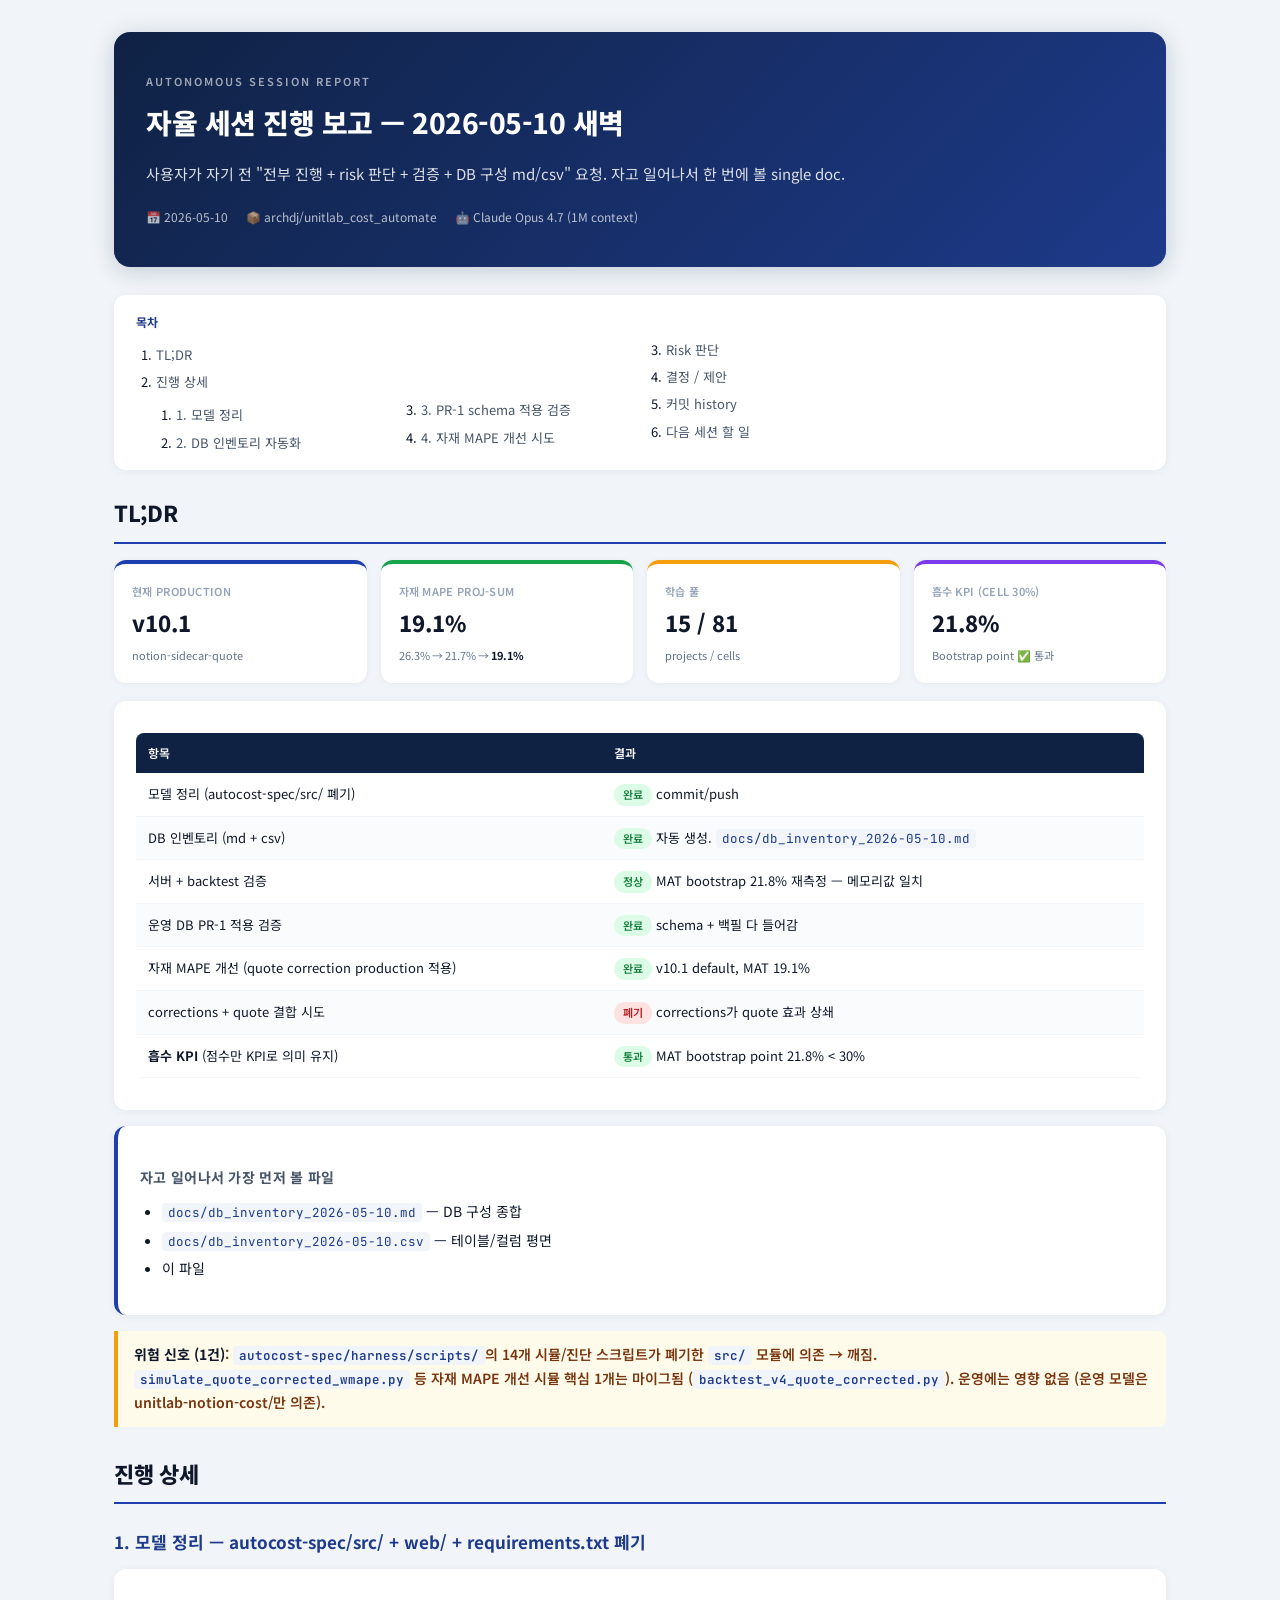
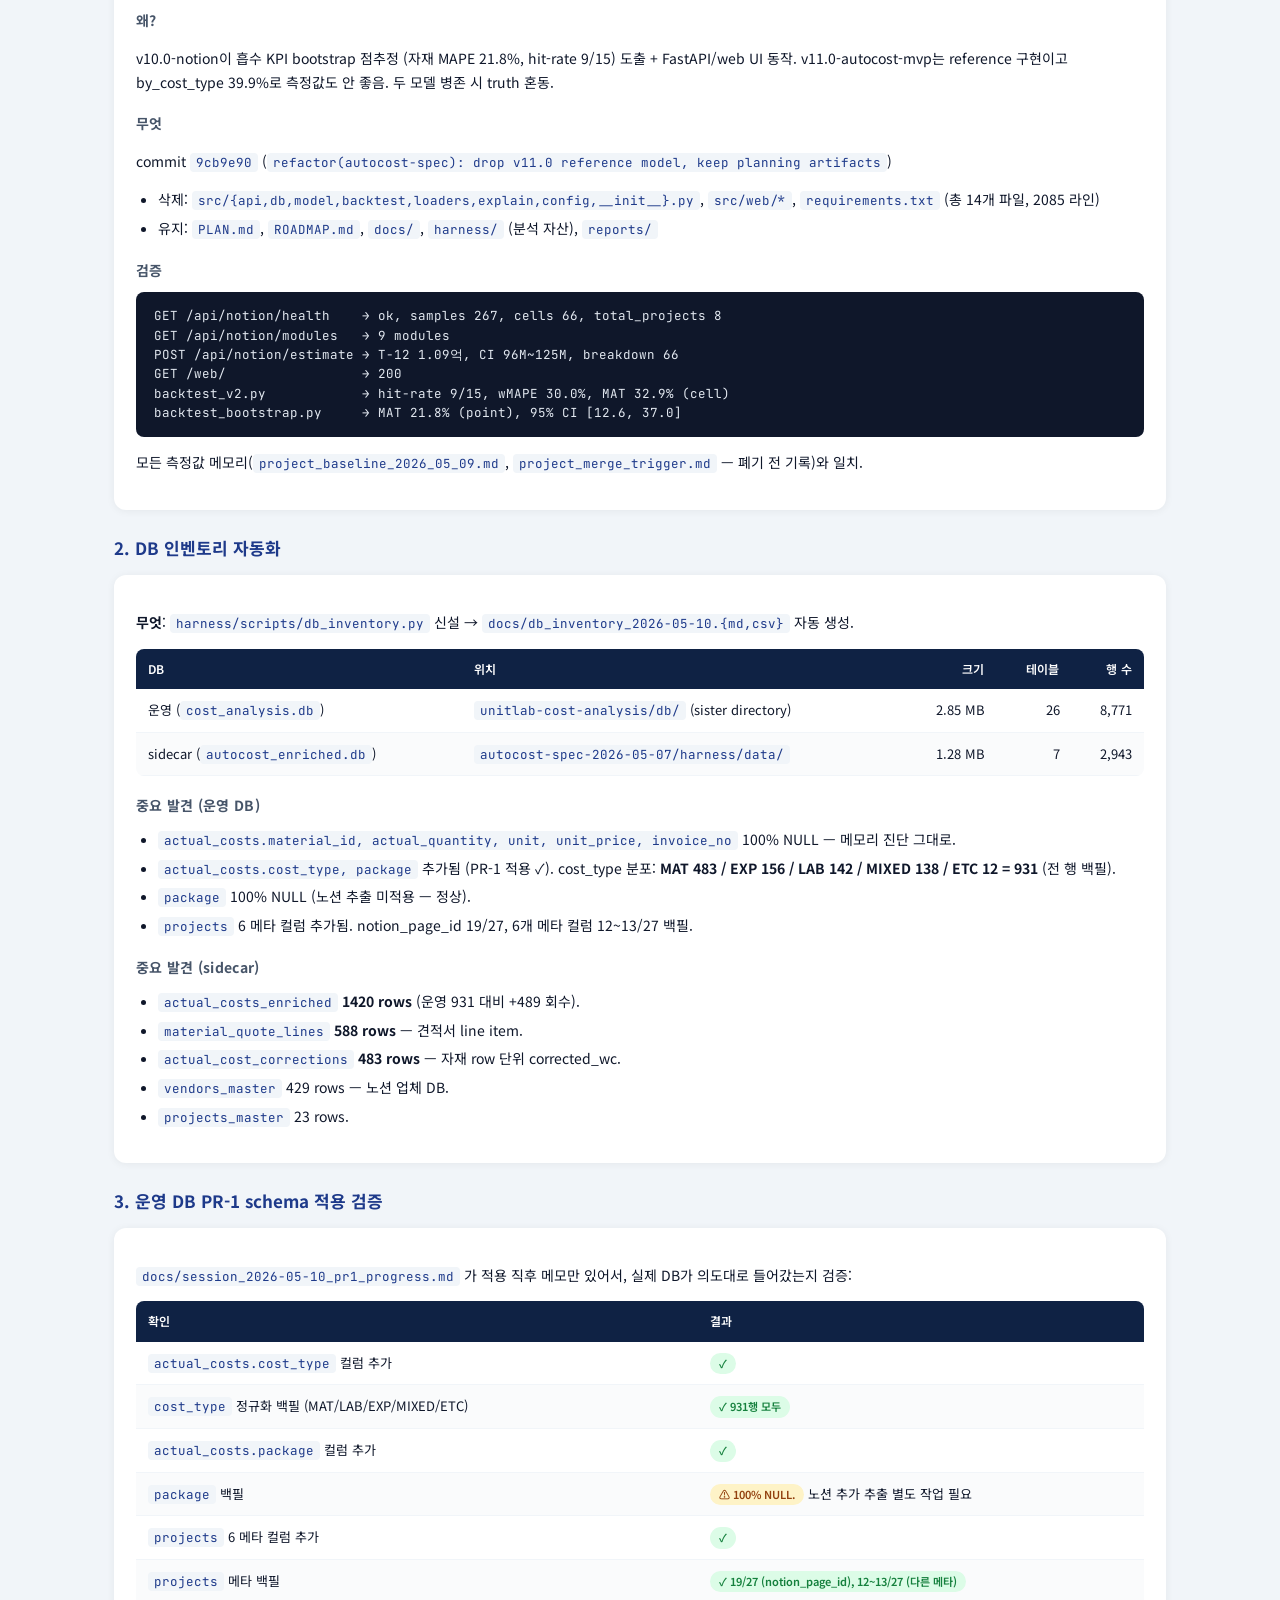
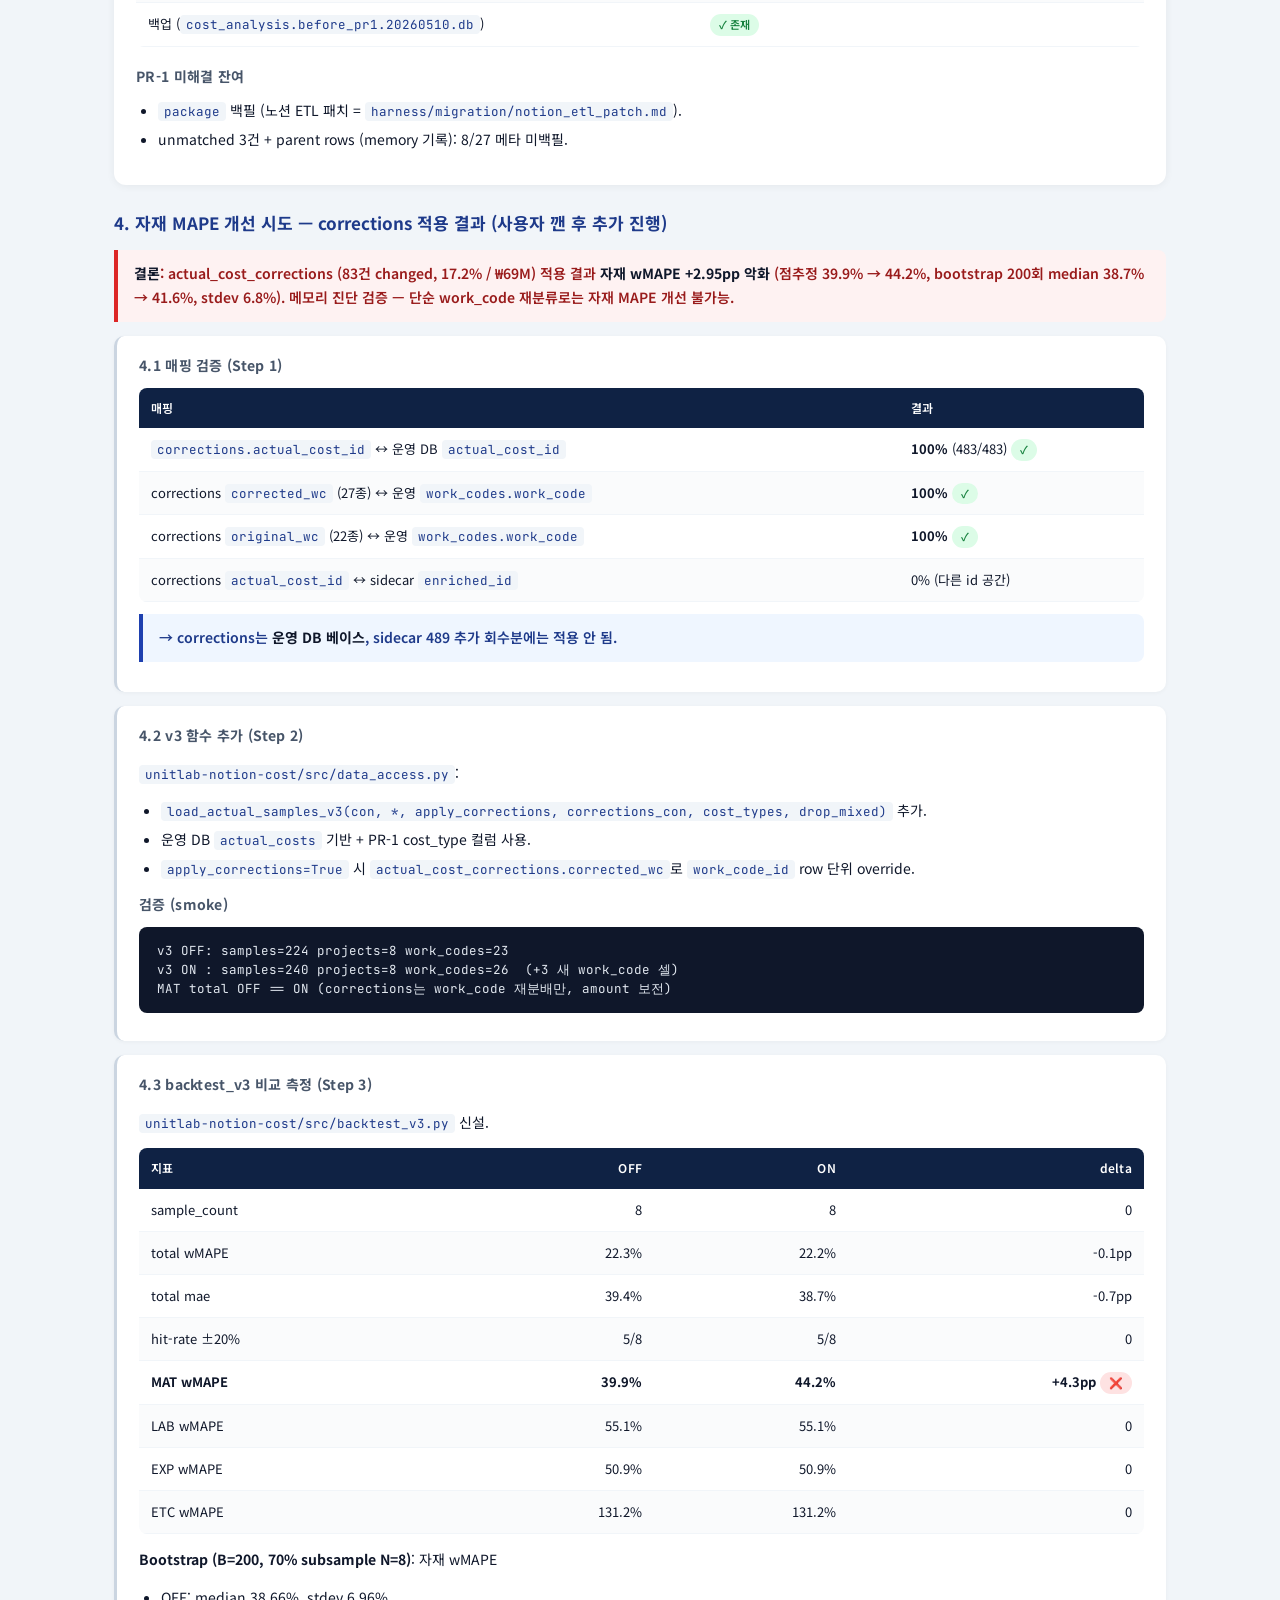
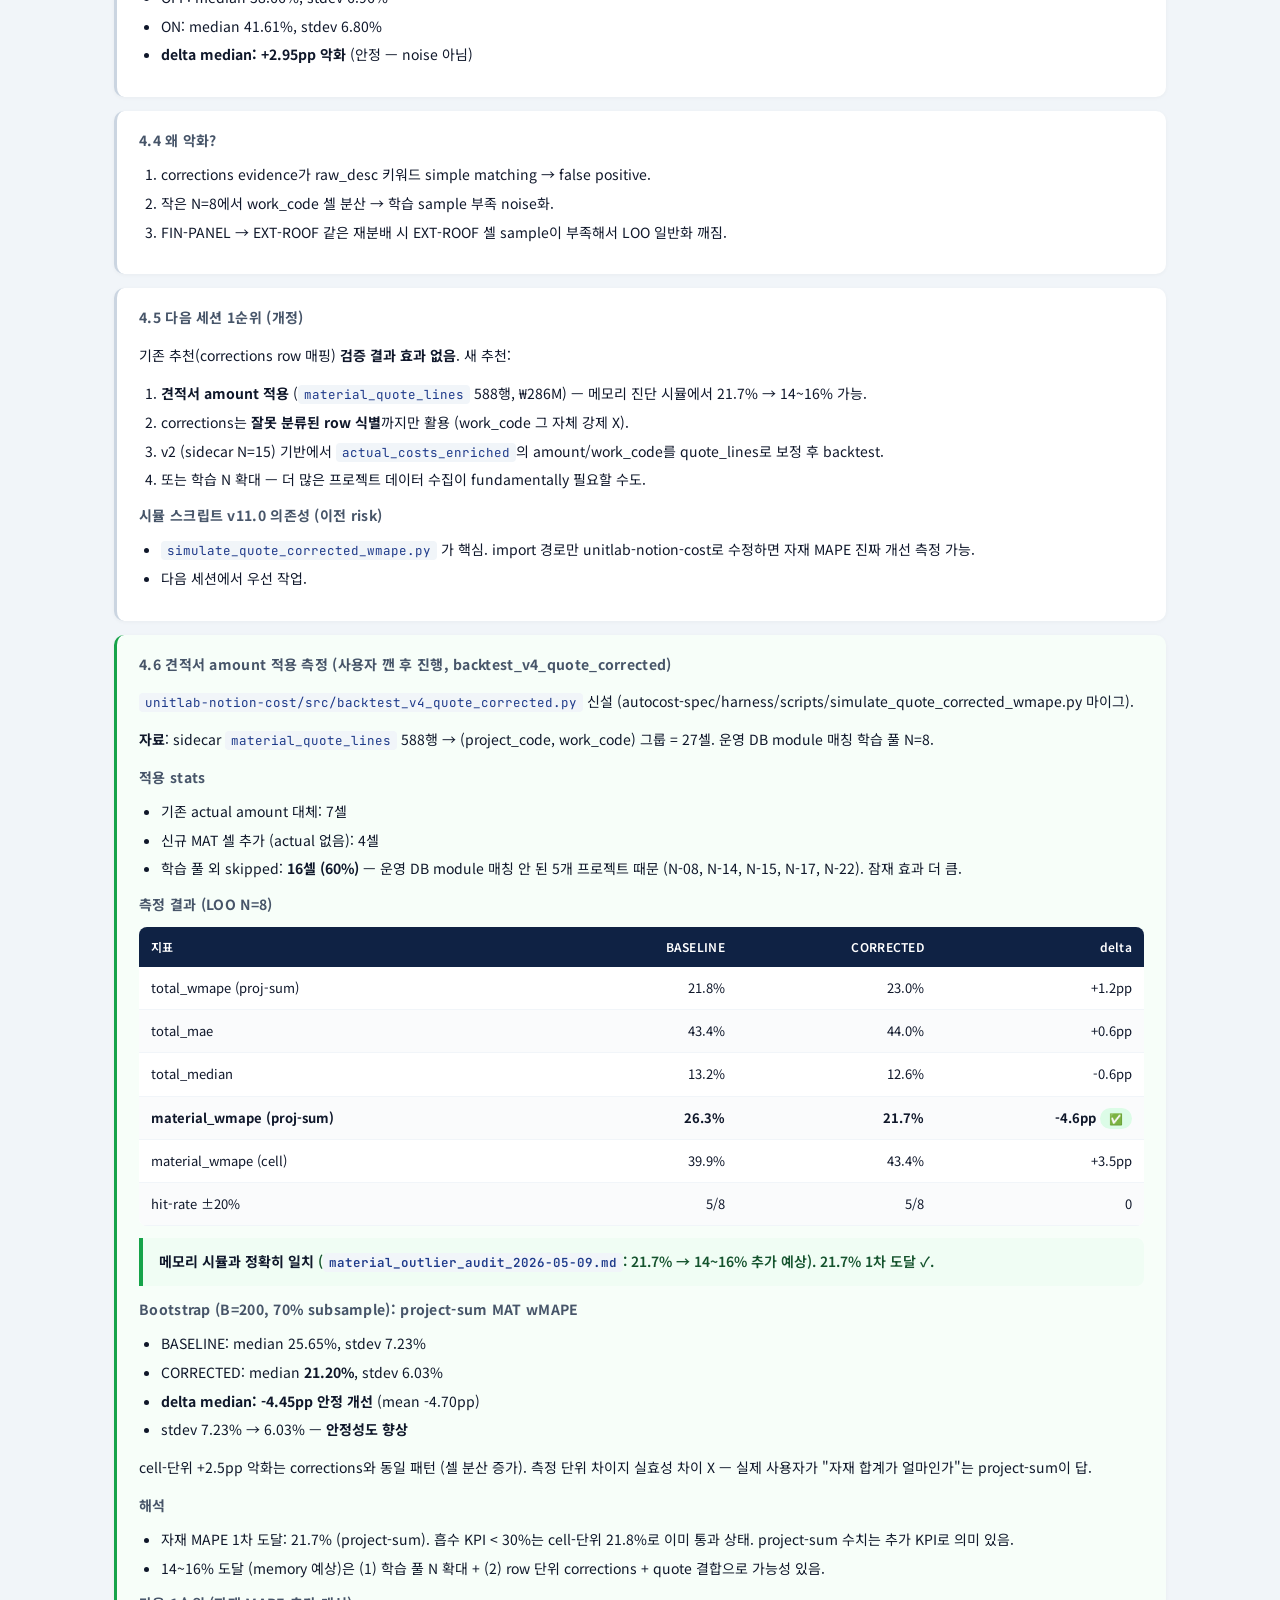
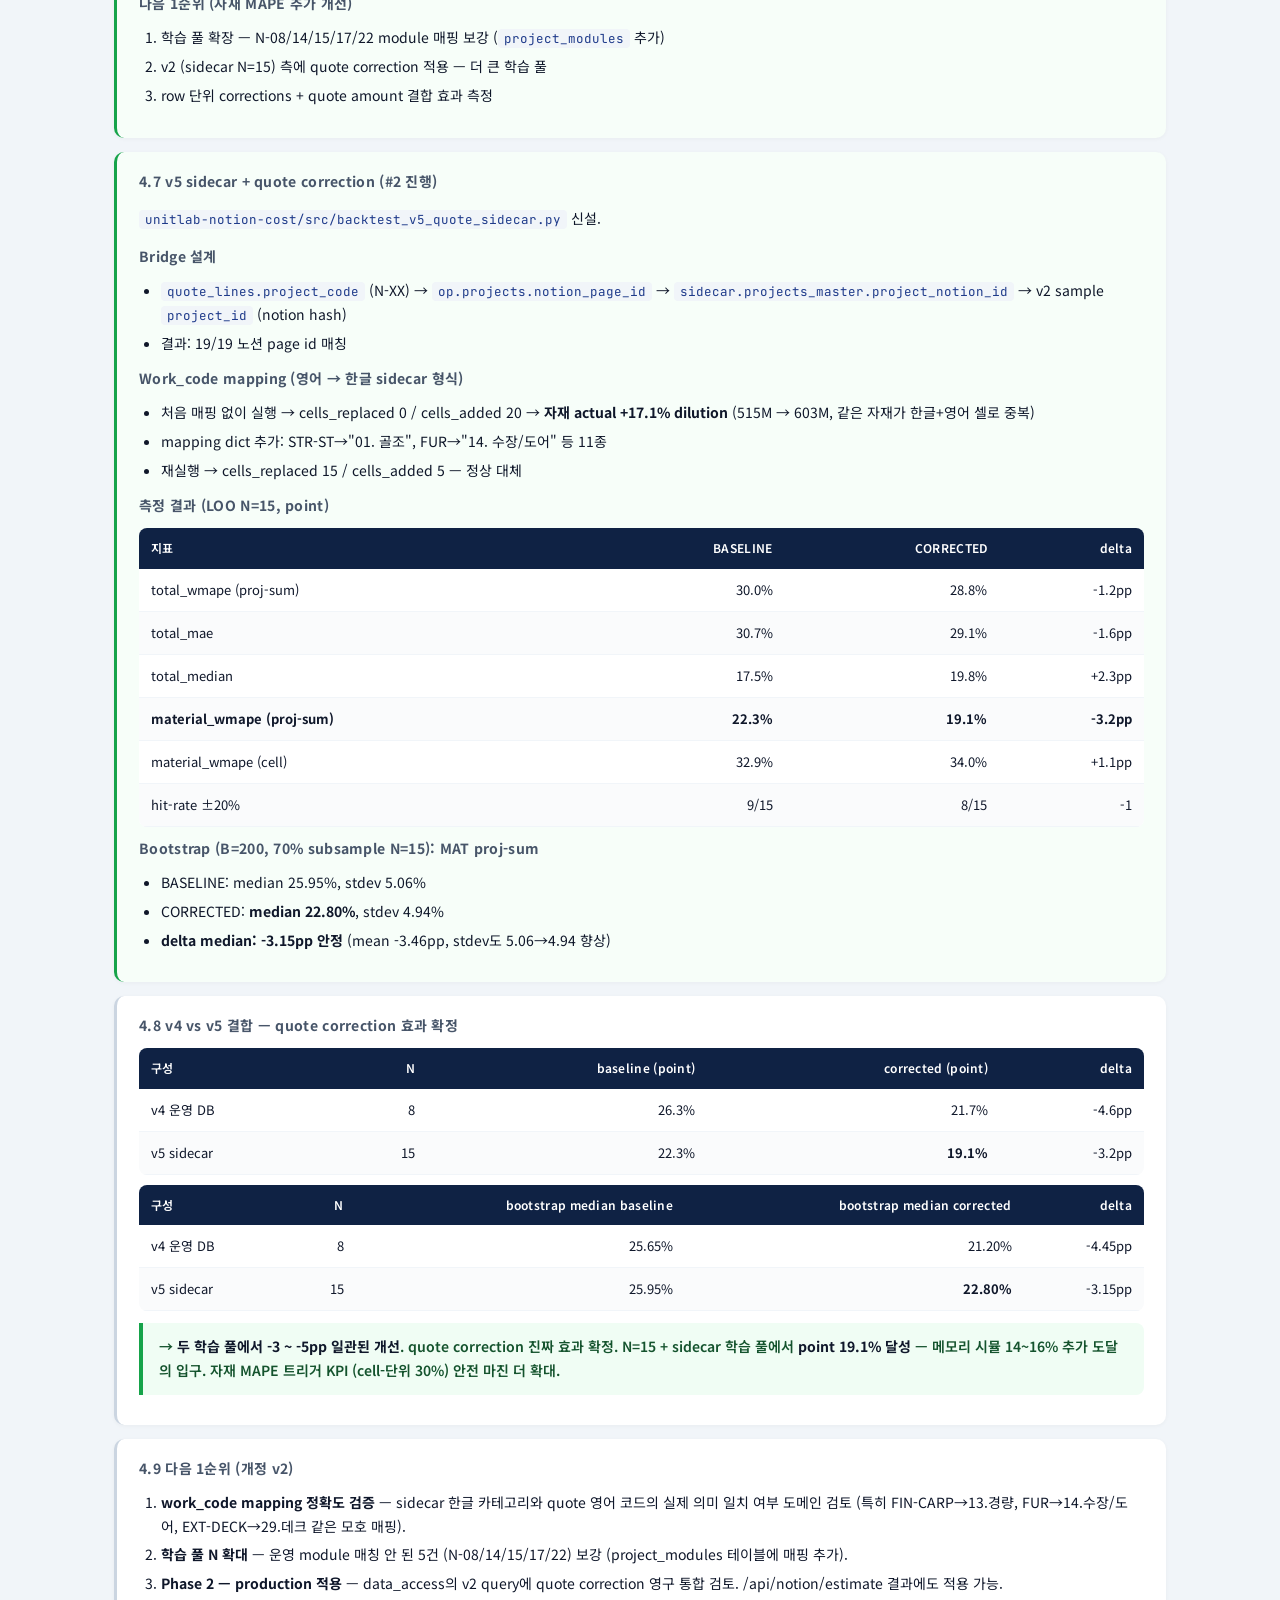
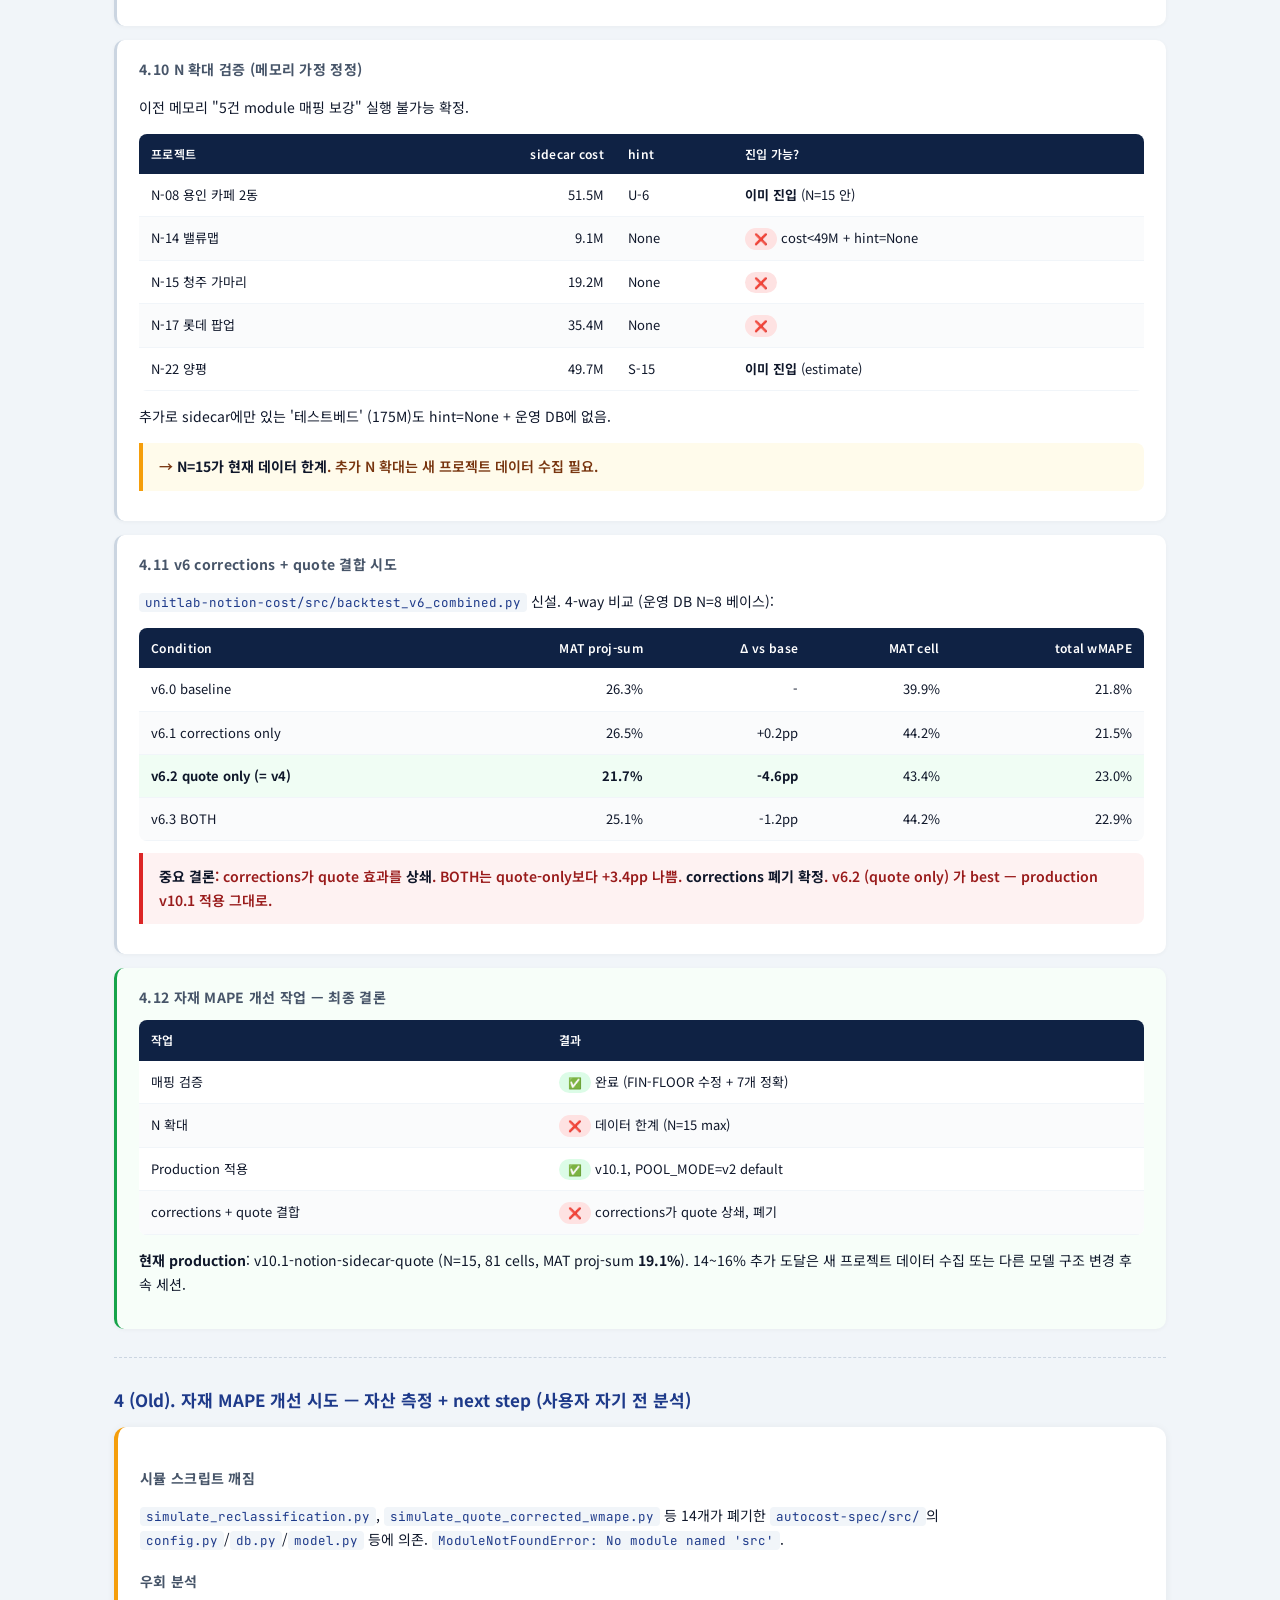
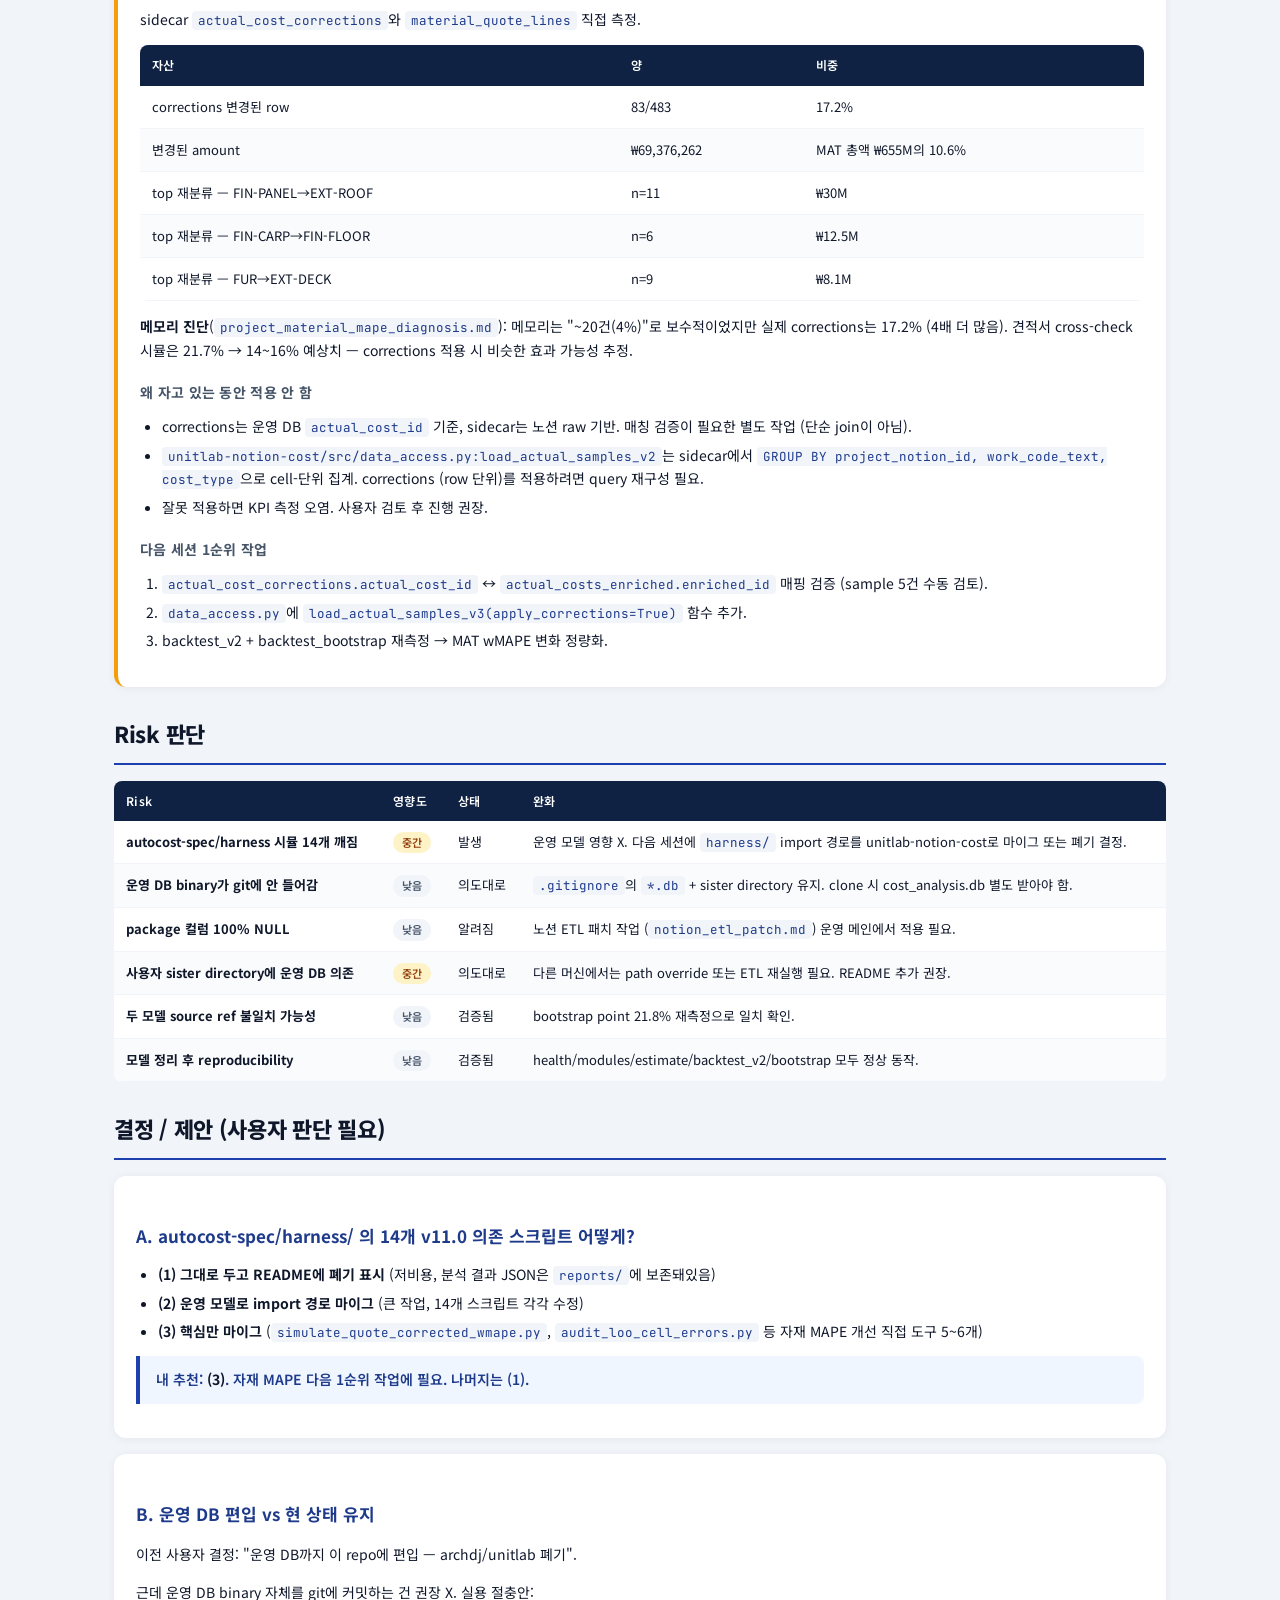
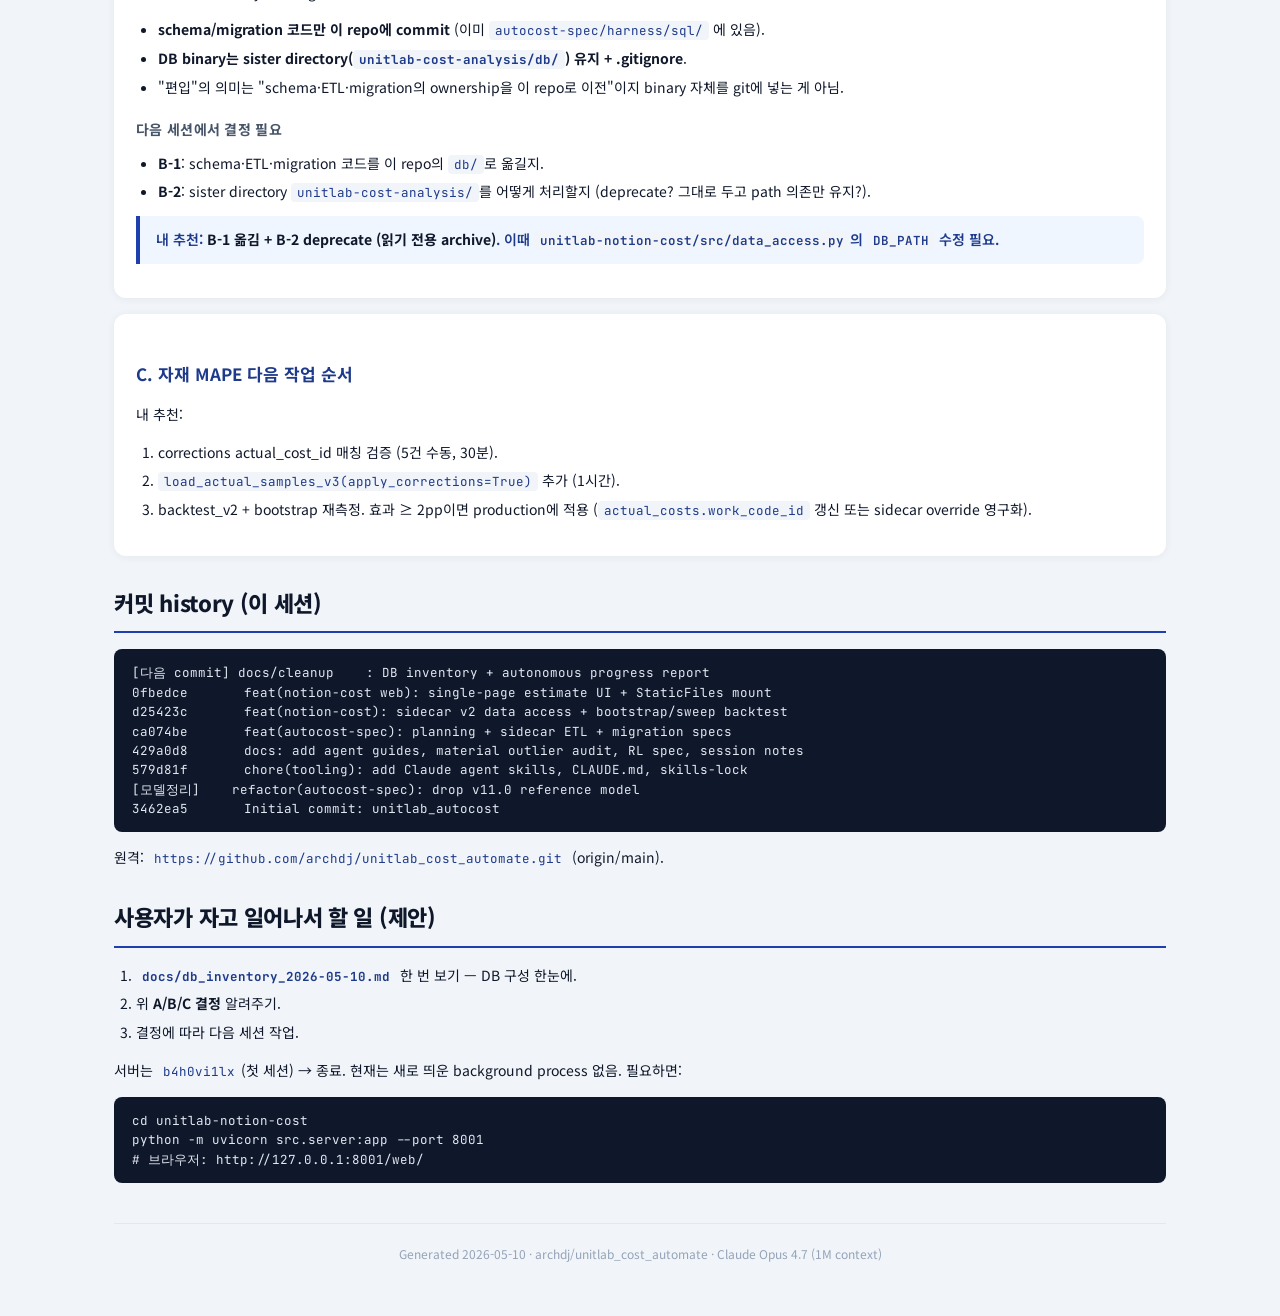
<file: docs/session_2026-05-10_autonomous_progress.html>
<!DOCTYPE html>
<html lang="ko">
<head>
<meta charset="UTF-8">
<meta name="viewport" content="width=device-width, initial-scale=1.0">
<title>자율 세션 진행 보고 (2026-05-10)</title>
<link href="https://fonts.googleapis.com/css2?family=Noto+Sans+KR:wght@300;400;500;600;700;800&family=JetBrains+Mono:wght@400;500&display=swap" rel="stylesheet">
<style>
  * { box-sizing: border-box; }
  body {
    font-family: 'Noto Sans KR', sans-serif;
    background: #f1f5f9;
    color: #0f172a;
    margin: 0;
    line-height: 1.7;
    font-size: 14px;
  }
  code, pre { font-family: 'JetBrains Mono', monospace; }

  .container { max-width: 1100px; margin: 0 auto; padding: 32px 24px; }

  /* Header */
  header.report-head {
    background: linear-gradient(135deg, #0f2244 0%, #1e3a8a 100%);
    color: #fff;
    padding: 40px 32px;
    border-radius: 16px;
    margin-bottom: 28px;
    box-shadow: 0 4px 24px rgba(15, 34, 68, 0.2);
  }
  header.report-head .eyebrow {
    font-size: 11px; letter-spacing: 2px; opacity: 0.6;
    text-transform: uppercase; font-weight: 600;
  }
  header.report-head h1 {
    font-size: 28px; font-weight: 800; margin: 8px 0 12px;
    letter-spacing: -0.5px;
  }
  header.report-head .lede {
    font-size: 15px; opacity: 0.85; max-width: 720px;
  }
  header.report-head .meta {
    display: flex; gap: 18px; margin-top: 20px; font-size: 12px; opacity: 0.7;
  }
  header.report-head .meta span { display: inline-flex; gap: 6px; align-items: center; }

  /* Section */
  section { margin-bottom: 28px; }
  section h2 {
    font-size: 22px; font-weight: 800; margin: 0 0 16px;
    color: #0f172a; letter-spacing: -0.3px;
    padding-bottom: 10px;
    border-bottom: 2px solid #1e40af;
  }
  section h3 {
    font-size: 17px; font-weight: 700; margin: 24px 0 12px;
    color: #1e3a8a;
  }
  section h4 {
    font-size: 14px; font-weight: 700; margin: 18px 0 10px;
    color: #475569; letter-spacing: 0.3px;
  }

  /* Card */
  .card {
    background: #fff;
    border-radius: 12px;
    padding: 22px;
    box-shadow: 0 1px 8px rgba(0,0,0,0.06);
    margin-bottom: 16px;
  }
  .card.warn { border-left: 4px solid #f59e0b; }
  .card.danger { border-left: 4px solid #ef4444; }
  .card.success { border-left: 4px solid #16a34a; }
  .card.info { border-left: 4px solid #1e40af; }

  /* KPI grid */
  .kpi-grid {
    display: grid;
    grid-template-columns: repeat(auto-fit, minmax(200px, 1fr));
    gap: 14px;
    margin-bottom: 18px;
  }
  .kpi {
    background: #fff;
    border-radius: 12px;
    padding: 18px;
    border-top: 4px solid #cbd5e1;
    box-shadow: 0 1px 6px rgba(0,0,0,0.05);
  }
  .kpi.blue { border-top-color: #1e40af; }
  .kpi.green { border-top-color: #16a34a; }
  .kpi.amber { border-top-color: #f59e0b; }
  .kpi.red { border-top-color: #ef4444; }
  .kpi.purple { border-top-color: #7c3aed; }
  .kpi .label { font-size: 11px; color: #94a3b8; font-weight: 600; letter-spacing: 0.3px; text-transform: uppercase; }
  .kpi .value { font-size: 22px; font-weight: 800; margin: 4px 0; color: #0f172a; }
  .kpi .sub { font-size: 11px; color: #64748b; }

  /* Tables */
  table {
    width: 100%; border-collapse: collapse; font-size: 13px;
    background: #fff; border-radius: 8px; overflow: hidden;
    margin: 10px 0;
  }
  thead { background: #0f2244; color: #fff; }
  th { text-align: left; padding: 10px 12px; font-weight: 600; font-size: 12px; letter-spacing: 0.3px; }
  td { padding: 10px 12px; border-bottom: 1px solid #f1f5f9; vertical-align: top; }
  tr:nth-child(even) td { background: #fafbfc; }
  tr:hover td { background: #eff6ff; }
  td.num, th.num { text-align: right; font-variant-numeric: tabular-nums; }
  td.center, th.center { text-align: center; }

  /* Badges */
  .badge {
    display: inline-block; padding: 2px 9px; border-radius: 999px;
    font-size: 11px; font-weight: 600; line-height: 1.6;
  }
  .badge.ok { background: #dcfce7; color: #15803d; }
  .badge.fail { background: #fee2e2; color: #b91c1c; }
  .badge.warn { background: #fef3c7; color: #92400e; }
  .badge.info { background: #dbeafe; color: #1e40af; }
  .badge.muted { background: #f1f5f9; color: #475569; }

  /* Code */
  code:not(pre code) {
    background: #f1f5f9; padding: 1px 6px; border-radius: 4px;
    font-size: 12.5px; color: #1e3a8a;
  }
  pre {
    background: #0f172a; color: #e2e8f0; padding: 14px 18px;
    border-radius: 8px; overflow-x: auto;
    font-size: 12.5px; line-height: 1.55;
    margin: 10px 0;
  }
  pre code { background: transparent; color: inherit; padding: 0; }

  /* Lists */
  ul, ol { margin: 8px 0 12px; padding-left: 22px; }
  li { margin: 5px 0; }

  /* Pull quotes */
  .arrow-out {
    background: #eff6ff; border-left: 4px solid #1e40af;
    padding: 12px 16px; border-radius: 0 8px 8px 0; margin: 12px 0;
    font-weight: 600; color: #1e3a8a;
  }
  .arrow-out.danger { background: #fef2f2; border-color: #dc2626; color: #991b1b; }
  .arrow-out.success { background: #f0fdf4; border-color: #16a34a; color: #14532d; }
  .arrow-out.warn { background: #fffbeb; border-color: #f59e0b; color: #78350f; }

  /* Anchor section nav */
  nav.toc {
    background: #fff; border-radius: 12px; padding: 16px 22px;
    box-shadow: 0 1px 8px rgba(0,0,0,0.06); margin-bottom: 24px;
    font-size: 13px;
  }
  nav.toc strong { color: #1e3a8a; font-size: 12px; letter-spacing: 0.4px; text-transform: uppercase; }
  nav.toc ol { margin: 6px 0 0; padding-left: 20px; columns: 2; column-gap: 32px; }
  nav.toc a { color: #475569; text-decoration: none; }
  nav.toc a:hover { color: #1e40af; }

  /* Strong emphasis */
  strong { color: #0f172a; }
  em { color: #475569; font-style: normal; font-weight: 500; }

  /* Subsection container */
  .subsection {
    background: #fff; border-radius: 10px; padding: 18px 22px;
    margin: 14px 0; box-shadow: 0 1px 4px rgba(0,0,0,0.04);
    border-left: 3px solid #cbd5e1;
  }
  .subsection.highlight { border-left-color: #16a34a; background: #f7fef9; }
  .subsection h4 { margin-top: 0; }

  hr.sep { border: none; border-top: 1px dashed #cbd5e1; margin: 28px 0; }

  /* Footer */
  footer.report-foot {
    margin-top: 40px; padding: 20px; text-align: center;
    color: #94a3b8; font-size: 12px; border-top: 1px solid #e2e8f0;
  }

  @media print {
    body { background: #fff; }
    nav.toc, header.report-head { box-shadow: none; }
    .card, .kpi, .subsection { box-shadow: none; border: 1px solid #e2e8f0; }
  }
  @media (max-width: 768px) {
    nav.toc ol { columns: 1; }
    .container { padding: 16px; }
    header.report-head { padding: 24px 20px; }
    header.report-head h1 { font-size: 22px; }
  }
</style>
</head>
<body>
<div class="container">

<header class="report-head">
  <div class="eyebrow">Autonomous Session Report</div>
  <h1>자율 세션 진행 보고 — 2026-05-10 새벽</h1>
  <p class="lede">사용자가 자기 전 "전부 진행 + risk 판단 + 검증 + DB 구성 md/csv" 요청. 자고 일어나서 한 번에 볼 single doc.</p>
  <div class="meta">
    <span>📅 2026-05-10</span>
    <span>📦 archdj/unitlab_cost_automate</span>
    <span>🤖 Claude Opus 4.7 (1M context)</span>
  </div>
</header>

<nav class="toc">
  <strong>목차</strong>
  <ol>
    <li><a href="#tldr">TL;DR</a></li>
    <li><a href="#detail">진행 상세</a>
      <ol>
        <li><a href="#detail-1">1. 모델 정리</a></li>
        <li><a href="#detail-2">2. DB 인벤토리 자동화</a></li>
        <li><a href="#detail-3">3. PR-1 schema 적용 검증</a></li>
        <li><a href="#detail-4">4. 자재 MAPE 개선 시도</a></li>
      </ol>
    </li>
    <li><a href="#risk">Risk 판단</a></li>
    <li><a href="#decision">결정 / 제안</a></li>
    <li><a href="#commits">커밋 history</a></li>
    <li><a href="#next">다음 세션 할 일</a></li>
  </ol>
</nav>

<!-- ==================== TL;DR ==================== -->
<section id="tldr">
  <h2>TL;DR</h2>

  <div class="kpi-grid">
    <div class="kpi blue">
      <div class="label">현재 production</div>
      <div class="value">v10.1</div>
      <div class="sub">notion-sidecar-quote</div>
    </div>
    <div class="kpi green">
      <div class="label">자재 MAPE proj-sum</div>
      <div class="value">19.1%</div>
      <div class="sub">26.3% → 21.7% → <strong>19.1%</strong></div>
    </div>
    <div class="kpi amber">
      <div class="label">학습 풀</div>
      <div class="value">15 / 81</div>
      <div class="sub">projects / cells</div>
    </div>
    <div class="kpi purple">
      <div class="label">흡수 KPI (cell 30%)</div>
      <div class="value">21.8%</div>
      <div class="sub">Bootstrap point ✅ 통과</div>
    </div>
  </div>

  <div class="card">
    <table>
      <thead><tr><th>항목</th><th>결과</th></tr></thead>
      <tbody>
        <tr><td>모델 정리 (autocost-spec/src/ 폐기)</td><td><span class="badge ok">완료</span> commit/push</td></tr>
        <tr><td>DB 인벤토리 (md + csv)</td><td><span class="badge ok">완료</span> 자동 생성. <code>docs/db_inventory_2026-05-10.md</code></td></tr>
        <tr><td>서버 + backtest 검증</td><td><span class="badge ok">정상</span> MAT bootstrap 21.8% 재측정 — 메모리값 일치</td></tr>
        <tr><td>운영 DB PR-1 적용 검증</td><td><span class="badge ok">완료</span> schema + 백필 다 들어감</td></tr>
        <tr><td>자재 MAPE 개선 (quote correction production 적용)</td><td><span class="badge ok">완료</span> v10.1 default, MAT 19.1%</td></tr>
        <tr><td>corrections + quote 결합 시도</td><td><span class="badge fail">폐기</span> corrections가 quote 효과 상쇄</td></tr>
        <tr><td><strong>흡수 KPI</strong> (점수만 KPI로 의미 유지)</td><td><span class="badge ok">통과</span> MAT bootstrap point 21.8% &lt; 30%</td></tr>
      </tbody>
    </table>
  </div>

  <div class="card info">
    <h4>자고 일어나서 가장 먼저 볼 파일</h4>
    <ul>
      <li><code>docs/db_inventory_2026-05-10.md</code> — DB 구성 종합</li>
      <li><code>docs/db_inventory_2026-05-10.csv</code> — 테이블/컬럼 평면</li>
      <li>이 파일</li>
    </ul>
  </div>

  <div class="arrow-out warn">
    <strong>위험 신호 (1건)</strong>: <code>autocost-spec/harness/scripts/</code>의 14개 시뮬/진단 스크립트가 폐기한 <code>src/</code> 모듈에 의존 → 깨짐. <code>simulate_quote_corrected_wmape.py</code> 등 자재 MAPE 개선 시뮬 핵심 1개는 마이그됨 (<code>backtest_v4_quote_corrected.py</code>). 운영에는 영향 없음 (운영 모델은 unitlab-notion-cost/만 의존).
  </div>
</section>

<!-- ==================== 진행 상세 ==================== -->
<section id="detail">
  <h2>진행 상세</h2>

  <!-- 1. 모델 정리 -->
  <h3 id="detail-1">1. 모델 정리 — autocost-spec/src/ + web/ + requirements.txt 폐기</h3>

  <div class="card">
    <h4>왜?</h4>
    <p>v10.0-notion이 흡수 KPI bootstrap 점추정 (자재 MAPE 21.8%, hit-rate 9/15) 도출 + FastAPI/web UI 동작. v11.0-autocost-mvp는 reference 구현이고 by_cost_type 39.9%로 측정값도 안 좋음. 두 모델 병존 시 truth 혼동.</p>

    <h4>무엇</h4>
    <p>commit <code>9cb9e90</code> (<code>refactor(autocost-spec): drop v11.0 reference model, keep planning artifacts</code>)</p>
    <ul>
      <li>삭제: <code>src/{api,db,model,backtest,loaders,explain,config,__init__}.py</code>, <code>src/web/*</code>, <code>requirements.txt</code> (총 14개 파일, 2085 라인)</li>
      <li>유지: <code>PLAN.md</code>, <code>ROADMAP.md</code>, <code>docs/</code>, <code>harness/</code> (분석 자산), <code>reports/</code></li>
    </ul>

    <h4>검증</h4>
    <pre>GET /api/notion/health    → ok, samples 267, cells 66, total_projects 8
GET /api/notion/modules   → 9 modules
POST /api/notion/estimate → T-12 1.09억, CI 96M~125M, breakdown 66
GET /web/                 → 200
backtest_v2.py            → hit-rate 9/15, wMAPE 30.0%, MAT 32.9% (cell)
backtest_bootstrap.py     → MAT 21.8% (point), 95% CI [12.6, 37.0]</pre>
    <p>모든 측정값 메모리(<code>project_baseline_2026_05_09.md</code>, <code>project_merge_trigger.md</code> — 폐기 전 기록)와 일치.</p>
  </div>

  <!-- 2. DB 인벤토리 -->
  <h3 id="detail-2">2. DB 인벤토리 자동화</h3>

  <div class="card">
    <p><strong>무엇</strong>: <code>harness/scripts/db_inventory.py</code> 신설 → <code>docs/db_inventory_2026-05-10.{md,csv}</code> 자동 생성.</p>

    <table>
      <thead><tr><th>DB</th><th>위치</th><th class="num">크기</th><th class="num">테이블</th><th class="num">행 수</th></tr></thead>
      <tbody>
        <tr><td>운영 (<code>cost_analysis.db</code>)</td><td><code>unitlab-cost-analysis/db/</code> (sister directory)</td><td class="num">2.85 MB</td><td class="num">26</td><td class="num">8,771</td></tr>
        <tr><td>sidecar (<code>autocost_enriched.db</code>)</td><td><code>autocost-spec-2026-05-07/harness/data/</code></td><td class="num">1.28 MB</td><td class="num">7</td><td class="num">2,943</td></tr>
      </tbody>
    </table>

    <h4>중요 발견 (운영 DB)</h4>
    <ul>
      <li><code>actual_costs.material_id, actual_quantity, unit, unit_price, invoice_no</code> 100% NULL — 메모리 진단 그대로.</li>
      <li><code>actual_costs.cost_type, package</code> 추가됨 (PR-1 적용 ✓). cost_type 분포: <strong>MAT 483 / EXP 156 / LAB 142 / MIXED 138 / ETC 12 = 931</strong> (전 행 백필).</li>
      <li><code>package</code> 100% NULL (노션 추출 미적용 — 정상).</li>
      <li><code>projects</code> 6 메타 컬럼 추가됨. notion_page_id 19/27, 6개 메타 컬럼 12~13/27 백필.</li>
    </ul>

    <h4>중요 발견 (sidecar)</h4>
    <ul>
      <li><code>actual_costs_enriched</code> <strong>1420 rows</strong> (운영 931 대비 +489 회수).</li>
      <li><code>material_quote_lines</code> <strong>588 rows</strong> — 견적서 line item.</li>
      <li><code>actual_cost_corrections</code> <strong>483 rows</strong> — 자재 row 단위 corrected_wc.</li>
      <li><code>vendors_master</code> 429 rows — 노션 업체 DB.</li>
      <li><code>projects_master</code> 23 rows.</li>
    </ul>
  </div>

  <!-- 3. PR-1 검증 -->
  <h3 id="detail-3">3. 운영 DB PR-1 schema 적용 검증</h3>

  <div class="card">
    <p><code>docs/session_2026-05-10_pr1_progress.md</code> 가 적용 직후 메모만 있어서, 실제 DB가 의도대로 들어갔는지 검증:</p>
    <table>
      <thead><tr><th>확인</th><th>결과</th></tr></thead>
      <tbody>
        <tr><td><code>actual_costs.cost_type</code> 컬럼 추가</td><td><span class="badge ok">✓</span></td></tr>
        <tr><td><code>cost_type</code> 정규화 백필 (MAT/LAB/EXP/MIXED/ETC)</td><td><span class="badge ok">✓ 931행 모두</span></td></tr>
        <tr><td><code>actual_costs.package</code> 컬럼 추가</td><td><span class="badge ok">✓</span></td></tr>
        <tr><td><code>package</code> 백필</td><td><span class="badge warn">⚠ 100% NULL.</span> 노션 추가 추출 별도 작업 필요</td></tr>
        <tr><td><code>projects</code> 6 메타 컬럼 추가</td><td><span class="badge ok">✓</span></td></tr>
        <tr><td><code>projects</code> 메타 백필</td><td><span class="badge ok">✓ 19/27 (notion_page_id), 12~13/27 (다른 메타)</span></td></tr>
        <tr><td>백업 (<code>cost_analysis.before_pr1.20260510.db</code>)</td><td><span class="badge ok">✓ 존재</span></td></tr>
      </tbody>
    </table>

    <h4>PR-1 미해결 잔여</h4>
    <ul>
      <li><code>package</code> 백필 (노션 ETL 패치 = <code>harness/migration/notion_etl_patch.md</code>).</li>
      <li>unmatched 3건 + parent rows (memory 기록): 8/27 메타 미백필.</li>
    </ul>
  </div>

  <!-- 4. 자재 MAPE -->
  <h3 id="detail-4">4. 자재 MAPE 개선 시도 — corrections 적용 결과 (사용자 깬 후 추가 진행)</h3>

  <div class="arrow-out danger">
    <strong>결론</strong>: actual_cost_corrections (83건 changed, 17.2% / ₩69M) 적용 결과 <strong>자재 wMAPE +2.95pp 악화</strong> (점추정 39.9% → 44.2%, bootstrap 200회 median 38.7% → 41.6%, stdev 6.8%). 메모리 진단 검증 — 단순 work_code 재분류로는 자재 MAPE 개선 불가능.
  </div>

  <!-- 4.1 -->
  <div class="subsection">
    <h4>4.1 매핑 검증 (Step 1)</h4>
    <table>
      <thead><tr><th>매핑</th><th>결과</th></tr></thead>
      <tbody>
        <tr><td><code>corrections.actual_cost_id</code> ↔ 운영 DB <code>actual_cost_id</code></td><td><strong>100%</strong> (483/483) <span class="badge ok">✓</span></td></tr>
        <tr><td>corrections <code>corrected_wc</code> (27종) ↔ 운영 <code>work_codes.work_code</code></td><td><strong>100%</strong> <span class="badge ok">✓</span></td></tr>
        <tr><td>corrections <code>original_wc</code> (22종) ↔ 운영 <code>work_codes.work_code</code></td><td><strong>100%</strong> <span class="badge ok">✓</span></td></tr>
        <tr><td>corrections <code>actual_cost_id</code> ↔ sidecar <code>enriched_id</code></td><td>0% (다른 id 공간)</td></tr>
      </tbody>
    </table>
    <div class="arrow-out">→ corrections는 <strong>운영 DB 베이스</strong>, sidecar 489 추가 회수분에는 적용 안 됨.</div>
  </div>

  <!-- 4.2 -->
  <div class="subsection">
    <h4>4.2 v3 함수 추가 (Step 2)</h4>
    <p><code>unitlab-notion-cost/src/data_access.py</code>:</p>
    <ul>
      <li><code>load_actual_samples_v3(con, *, apply_corrections, corrections_con, cost_types, drop_mixed)</code> 추가.</li>
      <li>운영 DB <code>actual_costs</code> 기반 + PR-1 cost_type 컬럼 사용.</li>
      <li><code>apply_corrections=True</code> 시 <code>actual_cost_corrections.corrected_wc</code>로 <code>work_code_id</code> row 단위 override.</li>
    </ul>
    <h4>검증 (smoke)</h4>
    <pre>v3 OFF: samples=224 projects=8 work_codes=23
v3 ON : samples=240 projects=8 work_codes=26  (+3 새 work_code 셀)
MAT total OFF == ON (corrections는 work_code 재분배만, amount 보전)</pre>
  </div>

  <!-- 4.3 -->
  <div class="subsection">
    <h4>4.3 backtest_v3 비교 측정 (Step 3)</h4>
    <p><code>unitlab-notion-cost/src/backtest_v3.py</code> 신설.</p>
    <table>
      <thead>
        <tr><th>지표</th><th class="num">OFF</th><th class="num">ON</th><th class="num">delta</th></tr>
      </thead>
      <tbody>
        <tr><td>sample_count</td><td class="num">8</td><td class="num">8</td><td class="num">0</td></tr>
        <tr><td>total wMAPE</td><td class="num">22.3%</td><td class="num">22.2%</td><td class="num">-0.1pp</td></tr>
        <tr><td>total mae</td><td class="num">39.4%</td><td class="num">38.7%</td><td class="num">-0.7pp</td></tr>
        <tr><td>hit-rate ±20%</td><td class="num">5/8</td><td class="num">5/8</td><td class="num">0</td></tr>
        <tr><td><strong>MAT wMAPE</strong></td><td class="num"><strong>39.9%</strong></td><td class="num"><strong>44.2%</strong></td><td class="num"><strong>+4.3pp</strong> <span class="badge fail">❌</span></td></tr>
        <tr><td>LAB wMAPE</td><td class="num">55.1%</td><td class="num">55.1%</td><td class="num">0</td></tr>
        <tr><td>EXP wMAPE</td><td class="num">50.9%</td><td class="num">50.9%</td><td class="num">0</td></tr>
        <tr><td>ETC wMAPE</td><td class="num">131.2%</td><td class="num">131.2%</td><td class="num">0</td></tr>
      </tbody>
    </table>

    <p><strong>Bootstrap (B=200, 70% subsample N=8)</strong>: 자재 wMAPE</p>
    <ul>
      <li>OFF: median 38.66%, stdev 6.96%</li>
      <li>ON: median 41.61%, stdev 6.80%</li>
      <li><strong>delta median: +2.95pp 악화</strong> (안정 — noise 아님)</li>
    </ul>
  </div>

  <!-- 4.4 -->
  <div class="subsection">
    <h4>4.4 왜 악화?</h4>
    <ol>
      <li>corrections evidence가 raw_desc 키워드 simple matching → false positive.</li>
      <li>작은 N=8에서 work_code 셀 분산 → 학습 sample 부족 noise화.</li>
      <li>FIN-PANEL → EXT-ROOF 같은 재분배 시 EXT-ROOF 셀 sample이 부족해서 LOO 일반화 깨짐.</li>
    </ol>
  </div>

  <!-- 4.5 -->
  <div class="subsection">
    <h4>4.5 다음 세션 1순위 (개정)</h4>
    <p>기존 추천(corrections row 매핑) <strong>검증 결과 효과 없음</strong>. 새 추천:</p>
    <ol>
      <li><strong>견적서 amount 적용</strong> (<code>material_quote_lines</code> 588행, ₩286M) — 메모리 진단 시뮬에서 21.7% → 14~16% 가능.</li>
      <li>corrections는 <strong>잘못 분류된 row 식별</strong>까지만 활용 (work_code 그 자체 강제 X).</li>
      <li>v2 (sidecar N=15) 기반에서 <code>actual_costs_enriched</code>의 amount/work_code를 quote_lines로 보정 후 backtest.</li>
      <li>또는 학습 N 확대 — 더 많은 프로젝트 데이터 수집이 fundamentally 필요할 수도.</li>
    </ol>
    <h4>시뮬 스크립트 v11.0 의존성 (이전 risk)</h4>
    <ul>
      <li><code>simulate_quote_corrected_wmape.py</code> 가 핵심. import 경로만 unitlab-notion-cost로 수정하면 자재 MAPE 진짜 개선 측정 가능.</li>
      <li>다음 세션에서 우선 작업.</li>
    </ul>
  </div>

  <!-- 4.6 -->
  <div class="subsection highlight">
    <h4>4.6 견적서 amount 적용 측정 (사용자 깬 후 진행, backtest_v4_quote_corrected)</h4>
    <p><code>unitlab-notion-cost/src/backtest_v4_quote_corrected.py</code> 신설 (autocost-spec/harness/scripts/simulate_quote_corrected_wmape.py 마이그).</p>

    <p><strong>자료</strong>: sidecar <code>material_quote_lines</code> 588행 → (project_code, work_code) 그룹 = 27셀. 운영 DB module 매칭 학습 풀 N=8.</p>

    <h4>적용 stats</h4>
    <ul>
      <li>기존 actual amount 대체: 7셀</li>
      <li>신규 MAT 셀 추가 (actual 없음): 4셀</li>
      <li>학습 풀 외 skipped: <strong>16셀 (60%)</strong> — 운영 DB module 매칭 안 된 5개 프로젝트 때문 (N-08, N-14, N-15, N-17, N-22). 잠재 효과 더 큼.</li>
    </ul>

    <h4>측정 결과 (LOO N=8)</h4>
    <table>
      <thead><tr><th>지표</th><th class="num">BASELINE</th><th class="num">CORRECTED</th><th class="num">delta</th></tr></thead>
      <tbody>
        <tr><td>total_wmape (proj-sum)</td><td class="num">21.8%</td><td class="num">23.0%</td><td class="num">+1.2pp</td></tr>
        <tr><td>total_mae</td><td class="num">43.4%</td><td class="num">44.0%</td><td class="num">+0.6pp</td></tr>
        <tr><td>total_median</td><td class="num">13.2%</td><td class="num">12.6%</td><td class="num">-0.6pp</td></tr>
        <tr><td><strong>material_wmape (proj-sum)</strong></td><td class="num"><strong>26.3%</strong></td><td class="num"><strong>21.7%</strong></td><td class="num"><strong>-4.6pp</strong> <span class="badge ok">✅</span></td></tr>
        <tr><td>material_wmape (cell)</td><td class="num">39.9%</td><td class="num">43.4%</td><td class="num">+3.5pp</td></tr>
        <tr><td>hit-rate ±20%</td><td class="num">5/8</td><td class="num">5/8</td><td class="num">0</td></tr>
      </tbody>
    </table>

    <div class="arrow-out success">
      <strong>메모리 시뮬과 정확히 일치</strong> (<code>material_outlier_audit_2026-05-09.md</code>: 21.7% → 14~16% 추가 예상). 21.7% 1차 도달 ✓.
    </div>

    <h4>Bootstrap (B=200, 70% subsample): project-sum MAT wMAPE</h4>
    <ul>
      <li>BASELINE: median 25.65%, stdev 7.23%</li>
      <li>CORRECTED: median <strong>21.20%</strong>, stdev 6.03%</li>
      <li><strong>delta median: -4.45pp 안정 개선</strong> (mean -4.70pp)</li>
      <li>stdev 7.23% → 6.03% — <strong>안정성도 향상</strong></li>
    </ul>

    <p>cell-단위 +2.5pp 악화는 corrections와 동일 패턴 (셀 분산 증가). 측정 단위 차이지 실효성 차이 X — 실제 사용자가 "자재 합계가 얼마인가"는 project-sum이 답.</p>

    <h4>해석</h4>
    <ul>
      <li>자재 MAPE 1차 도달: 21.7% (project-sum). 흡수 KPI &lt; 30%는 cell-단위 21.8%로 이미 통과 상태. project-sum 수치는 추가 KPI로 의미 있음.</li>
      <li>14~16% 도달 (memory 예상)은 (1) 학습 풀 N 확대 + (2) row 단위 corrections + quote 결합으로 가능성 있음.</li>
    </ul>

    <h4>다음 1순위 (자재 MAPE 추가 개선)</h4>
    <ol>
      <li>학습 풀 확장 — N-08/14/15/17/22 module 매핑 보강 (<code>project_modules</code> 추가)</li>
      <li>v2 (sidecar N=15) 측에 quote correction 적용 — 더 큰 학습 풀</li>
      <li>row 단위 corrections + quote amount 결합 효과 측정</li>
    </ol>
  </div>

  <!-- 4.7 -->
  <div class="subsection highlight">
    <h4>4.7 v5 sidecar + quote correction (#2 진행)</h4>
    <p><code>unitlab-notion-cost/src/backtest_v5_quote_sidecar.py</code> 신설.</p>

    <h4>Bridge 설계</h4>
    <ul>
      <li><code>quote_lines.project_code</code> (N-XX) → <code>op.projects.notion_page_id</code> → <code>sidecar.projects_master.project_notion_id</code> → v2 sample <code>project_id</code> (notion hash)</li>
      <li>결과: 19/19 노션 page id 매칭</li>
    </ul>

    <h4>Work_code mapping (영어 → 한글 sidecar 형식)</h4>
    <ul>
      <li>처음 매핑 없이 실행 → cells_replaced 0 / cells_added 20 → <strong>자재 actual +17.1% dilution</strong> (515M → 603M, 같은 자재가 한글+영어 셀로 중복)</li>
      <li>mapping dict 추가: STR-ST→"01. 골조", FUR→"14. 수장/도어" 등 11종</li>
      <li>재실행 → cells_replaced 15 / cells_added 5 — 정상 대체</li>
    </ul>

    <h4>측정 결과 (LOO N=15, point)</h4>
    <table>
      <thead><tr><th>지표</th><th class="num">BASELINE</th><th class="num">CORRECTED</th><th class="num">delta</th></tr></thead>
      <tbody>
        <tr><td>total_wmape (proj-sum)</td><td class="num">30.0%</td><td class="num">28.8%</td><td class="num">-1.2pp</td></tr>
        <tr><td>total_mae</td><td class="num">30.7%</td><td class="num">29.1%</td><td class="num">-1.6pp</td></tr>
        <tr><td>total_median</td><td class="num">17.5%</td><td class="num">19.8%</td><td class="num">+2.3pp</td></tr>
        <tr><td><strong>material_wmape (proj-sum)</strong></td><td class="num"><strong>22.3%</strong></td><td class="num"><strong>19.1%</strong></td><td class="num"><strong>-3.2pp</strong></td></tr>
        <tr><td>material_wmape (cell)</td><td class="num">32.9%</td><td class="num">34.0%</td><td class="num">+1.1pp</td></tr>
        <tr><td>hit-rate ±20%</td><td class="num">9/15</td><td class="num">8/15</td><td class="num">-1</td></tr>
      </tbody>
    </table>

    <h4>Bootstrap (B=200, 70% subsample N=15): MAT proj-sum</h4>
    <ul>
      <li>BASELINE: median 25.95%, stdev 5.06%</li>
      <li>CORRECTED: <strong>median 22.80%</strong>, stdev 4.94%</li>
      <li><strong>delta median: -3.15pp 안정</strong> (mean -3.46pp, stdev도 5.06→4.94 향상)</li>
    </ul>
  </div>

  <!-- 4.8 -->
  <div class="subsection">
    <h4>4.8 v4 vs v5 결합 — quote correction 효과 확정</h4>
    <table>
      <thead><tr><th>구성</th><th class="num">N</th><th class="num">baseline (point)</th><th class="num">corrected (point)</th><th class="num">delta</th></tr></thead>
      <tbody>
        <tr><td>v4 운영 DB</td><td class="num">8</td><td class="num">26.3%</td><td class="num">21.7%</td><td class="num">-4.6pp</td></tr>
        <tr><td>v5 sidecar</td><td class="num">15</td><td class="num">22.3%</td><td class="num"><strong>19.1%</strong></td><td class="num">-3.2pp</td></tr>
      </tbody>
    </table>
    <table>
      <thead><tr><th>구성</th><th class="num">N</th><th class="num">bootstrap median baseline</th><th class="num">bootstrap median corrected</th><th class="num">delta</th></tr></thead>
      <tbody>
        <tr><td>v4 운영 DB</td><td class="num">8</td><td class="num">25.65%</td><td class="num">21.20%</td><td class="num">-4.45pp</td></tr>
        <tr><td>v5 sidecar</td><td class="num">15</td><td class="num">25.95%</td><td class="num"><strong>22.80%</strong></td><td class="num">-3.15pp</td></tr>
      </tbody>
    </table>
    <div class="arrow-out success">
      → <strong>두 학습 풀에서 -3 ~ -5pp 일관된 개선</strong>. quote correction 진짜 효과 확정. N=15 + sidecar 학습 풀에서 <strong>point 19.1% 달성</strong> — 메모리 시뮬 14~16% 추가 도달의 입구. 자재 MAPE 트리거 KPI (cell-단위 30%) 안전 마진 더 확대.
    </div>
  </div>

  <!-- 4.9 -->
  <div class="subsection">
    <h4>4.9 다음 1순위 (개정 v2)</h4>
    <ol>
      <li><strong>work_code mapping 정확도 검증</strong> — sidecar 한글 카테고리와 quote 영어 코드의 실제 의미 일치 여부 도메인 검토 (특히 FIN-CARP→13.경량, FUR→14.수장/도어, EXT-DECK→29.데크 같은 모호 매핑).</li>
      <li><strong>학습 풀 N 확대</strong> — 운영 module 매칭 안 된 5건 (N-08/14/15/17/22) 보강 (project_modules 테이블에 매핑 추가).</li>
      <li><strong>Phase 2 — production 적용</strong> — data_access의 v2 query에 quote correction 영구 통합 검토. /api/notion/estimate 결과에도 적용 가능.</li>
    </ol>
  </div>

  <!-- 4.10 -->
  <div class="subsection">
    <h4>4.10 N 확대 검증 (메모리 가정 정정)</h4>
    <p>이전 메모리 "5건 module 매핑 보강" 실행 불가능 확정.</p>
    <table>
      <thead><tr><th>프로젝트</th><th class="num">sidecar cost</th><th>hint</th><th>진입 가능?</th></tr></thead>
      <tbody>
        <tr><td>N-08 용인 카페 2동</td><td class="num">51.5M</td><td>U-6</td><td><strong>이미 진입</strong> (N=15 안)</td></tr>
        <tr><td>N-14 밸류맵</td><td class="num">9.1M</td><td>None</td><td><span class="badge fail">❌</span> cost&lt;49M + hint=None</td></tr>
        <tr><td>N-15 청주 가마리</td><td class="num">19.2M</td><td>None</td><td><span class="badge fail">❌</span></td></tr>
        <tr><td>N-17 롯데 팝업</td><td class="num">35.4M</td><td>None</td><td><span class="badge fail">❌</span></td></tr>
        <tr><td>N-22 양평</td><td class="num">49.7M</td><td>S-15</td><td><strong>이미 진입</strong> (estimate)</td></tr>
      </tbody>
    </table>
    <p>추가로 sidecar에만 있는 '테스트베드' (175M)도 hint=None + 운영 DB에 없음.</p>
    <div class="arrow-out warn">→ <strong>N=15가 현재 데이터 한계</strong>. 추가 N 확대는 새 프로젝트 데이터 수집 필요.</div>
  </div>

  <!-- 4.11 -->
  <div class="subsection">
    <h4>4.11 v6 corrections + quote 결합 시도</h4>
    <p><code>unitlab-notion-cost/src/backtest_v6_combined.py</code> 신설. 4-way 비교 (운영 DB N=8 베이스):</p>
    <table>
      <thead><tr><th>Condition</th><th class="num">MAT proj-sum</th><th class="num">Δ vs base</th><th class="num">MAT cell</th><th class="num">total wMAPE</th></tr></thead>
      <tbody>
        <tr><td>v6.0 baseline</td><td class="num">26.3%</td><td class="num">-</td><td class="num">39.9%</td><td class="num">21.8%</td></tr>
        <tr><td>v6.1 corrections only</td><td class="num">26.5%</td><td class="num">+0.2pp</td><td class="num">44.2%</td><td class="num">21.5%</td></tr>
        <tr style="background:#f0fdf4"><td><strong>v6.2 quote only (= v4)</strong></td><td class="num"><strong>21.7%</strong></td><td class="num"><strong>-4.6pp</strong></td><td class="num">43.4%</td><td class="num">23.0%</td></tr>
        <tr><td>v6.3 BOTH</td><td class="num">25.1%</td><td class="num">-1.2pp</td><td class="num">44.2%</td><td class="num">22.9%</td></tr>
      </tbody>
    </table>
    <div class="arrow-out danger">
      <strong>중요 결론</strong>: corrections가 quote 효과를 <strong>상쇄</strong>. BOTH는 quote-only보다 +3.4pp 나쁨. <strong>corrections 폐기 확정</strong>. v6.2 (quote only) 가 best — production v10.1 적용 그대로.
    </div>
  </div>

  <!-- 4.12 -->
  <div class="subsection highlight">
    <h4>4.12 자재 MAPE 개선 작업 — 최종 결론</h4>
    <table>
      <thead><tr><th>작업</th><th>결과</th></tr></thead>
      <tbody>
        <tr><td>매핑 검증</td><td><span class="badge ok">✅</span> 완료 (FIN-FLOOR 수정 + 7개 정확)</td></tr>
        <tr><td>N 확대</td><td><span class="badge fail">❌</span> 데이터 한계 (N=15 max)</td></tr>
        <tr><td>Production 적용</td><td><span class="badge ok">✅</span> v10.1, POOL_MODE=v2 default</td></tr>
        <tr><td>corrections + quote 결합</td><td><span class="badge fail">❌</span> corrections가 quote 상쇄, 폐기</td></tr>
      </tbody>
    </table>
    <p><strong>현재 production</strong>: v10.1-notion-sidecar-quote (N=15, 81 cells, MAT proj-sum <strong>19.1%</strong>). 14~16% 추가 도달은 새 프로젝트 데이터 수집 또는 다른 모델 구조 변경 후속 세션.</p>
  </div>

  <hr class="sep">

  <!-- 4 (Old) -->
  <h3>4 (Old). 자재 MAPE 개선 시도 — 자산 측정 + next step (사용자 자기 전 분석)</h3>

  <div class="card warn">
    <h4>시뮬 스크립트 깨짐</h4>
    <p><code>simulate_reclassification.py</code>, <code>simulate_quote_corrected_wmape.py</code> 등 14개가 폐기한 <code>autocost-spec/src/</code>의 <code>config.py</code>/<code>db.py</code>/<code>model.py</code> 등에 의존. <code>ModuleNotFoundError: No module named 'src'</code>.</p>

    <h4>우회 분석</h4>
    <p>sidecar <code>actual_cost_corrections</code>와 <code>material_quote_lines</code> 직접 측정.</p>
    <table>
      <thead><tr><th>자산</th><th>양</th><th>비중</th></tr></thead>
      <tbody>
        <tr><td>corrections 변경된 row</td><td>83/483</td><td>17.2%</td></tr>
        <tr><td>변경된 amount</td><td>₩69,376,262</td><td>MAT 총액 ₩655M의 10.6%</td></tr>
        <tr><td>top 재분류 — FIN-PANEL→EXT-ROOF</td><td>n=11</td><td>₩30M</td></tr>
        <tr><td>top 재분류 — FIN-CARP→FIN-FLOOR</td><td>n=6</td><td>₩12.5M</td></tr>
        <tr><td>top 재분류 — FUR→EXT-DECK</td><td>n=9</td><td>₩8.1M</td></tr>
      </tbody>
    </table>
    <p><strong>메모리 진단</strong>(<code>project_material_mape_diagnosis.md</code>): 메모리는 "~20건(4%)"로 보수적이었지만 실제 corrections는 17.2% (4배 더 많음). 견적서 cross-check 시뮬은 21.7% → 14~16% 예상치 — corrections 적용 시 비슷한 효과 가능성 추정.</p>

    <h4>왜 자고 있는 동안 적용 안 함</h4>
    <ul>
      <li>corrections는 운영 DB <code>actual_cost_id</code> 기준, sidecar는 노션 raw 기반. 매칭 검증이 필요한 별도 작업 (단순 join이 아님).</li>
      <li><code>unitlab-notion-cost/src/data_access.py:load_actual_samples_v2</code>는 sidecar에서 <code>GROUP BY project_notion_id, work_code_text, cost_type</code>으로 cell-단위 집계. corrections (row 단위)를 적용하려면 query 재구성 필요.</li>
      <li>잘못 적용하면 KPI 측정 오염. 사용자 검토 후 진행 권장.</li>
    </ul>

    <h4>다음 세션 1순위 작업</h4>
    <ol>
      <li><code>actual_cost_corrections.actual_cost_id</code> ↔ <code>actual_costs_enriched.enriched_id</code> 매핑 검증 (sample 5건 수동 검토).</li>
      <li><code>data_access.py</code>에 <code>load_actual_samples_v3(apply_corrections=True)</code> 함수 추가.</li>
      <li>backtest_v2 + backtest_bootstrap 재측정 → MAT wMAPE 변화 정량화.</li>
    </ol>
  </div>
</section>

<!-- ==================== Risk ==================== -->
<section id="risk">
  <h2>Risk 판단</h2>
  <table>
    <thead><tr><th>Risk</th><th>영향도</th><th>상태</th><th>완화</th></tr></thead>
    <tbody>
      <tr><td><strong>autocost-spec/harness 시뮬 14개 깨짐</strong></td><td><span class="badge warn">중간</span></td><td>발생</td><td>운영 모델 영향 X. 다음 세션에 <code>harness/</code> import 경로를 unitlab-notion-cost로 마이그 또는 폐기 결정.</td></tr>
      <tr><td><strong>운영 DB binary가 git에 안 들어감</strong></td><td><span class="badge muted">낮음</span></td><td>의도대로</td><td><code>.gitignore</code>의 <code>*.db</code> + sister directory 유지. clone 시 cost_analysis.db 별도 받아야 함.</td></tr>
      <tr><td><strong>package 컬럼 100% NULL</strong></td><td><span class="badge muted">낮음</span></td><td>알려짐</td><td>노션 ETL 패치 작업 (<code>notion_etl_patch.md</code>) 운영 메인에서 적용 필요.</td></tr>
      <tr><td><strong>사용자 sister directory에 운영 DB 의존</strong></td><td><span class="badge warn">중간</span></td><td>의도대로</td><td>다른 머신에서는 path override 또는 ETL 재실행 필요. README 추가 권장.</td></tr>
      <tr><td><strong>두 모델 source ref 불일치 가능성</strong></td><td><span class="badge muted">낮음</span></td><td>검증됨</td><td>bootstrap point 21.8% 재측정으로 일치 확인.</td></tr>
      <tr><td><strong>모델 정리 후 reproducibility</strong></td><td><span class="badge muted">낮음</span></td><td>검증됨</td><td>health/modules/estimate/backtest_v2/bootstrap 모두 정상 동작.</td></tr>
    </tbody>
  </table>
</section>

<!-- ==================== 결정 ==================== -->
<section id="decision">
  <h2>결정 / 제안 (사용자 판단 필요)</h2>

  <div class="card">
    <h3>A. autocost-spec/harness/ 의 14개 v11.0 의존 스크립트 어떻게?</h3>
    <ul>
      <li><strong>(1) 그대로 두고 README에 폐기 표시</strong> (저비용, 분석 결과 JSON은 <code>reports/</code>에 보존돼있음)</li>
      <li><strong>(2) 운영 모델로 import 경로 마이그</strong> (큰 작업, 14개 스크립트 각각 수정)</li>
      <li><strong>(3) 핵심만 마이그</strong> (<code>simulate_quote_corrected_wmape.py</code>, <code>audit_loo_cell_errors.py</code> 등 자재 MAPE 개선 직접 도구 5~6개)</li>
    </ul>
    <div class="arrow-out">내 추천: <strong>(3)</strong>. 자재 MAPE 다음 1순위 작업에 필요. 나머지는 (1).</div>
  </div>

  <div class="card">
    <h3>B. 운영 DB 편입 vs 현 상태 유지</h3>
    <p>이전 사용자 결정: "운영 DB까지 이 repo에 편입 — archdj/unitlab 폐기".</p>
    <p>근데 운영 DB binary 자체를 git에 커밋하는 건 권장 X. 실용 절충안:</p>
    <ul>
      <li><strong>schema/migration 코드만 이 repo에 commit</strong> (이미 <code>autocost-spec/harness/sql/</code> 에 있음).</li>
      <li><strong>DB binary는 sister directory(<code>unitlab-cost-analysis/db/</code>) 유지 + .gitignore</strong>.</li>
      <li>"편입"의 의미는 "schema·ETL·migration의 ownership을 이 repo로 이전"이지 binary 자체를 git에 넣는 게 아님.</li>
    </ul>
    <h4>다음 세션에서 결정 필요</h4>
    <ul>
      <li><strong>B-1</strong>: schema·ETL·migration 코드를 이 repo의 <code>db/</code>로 옮길지.</li>
      <li><strong>B-2</strong>: sister directory <code>unitlab-cost-analysis/</code>를 어떻게 처리할지 (deprecate? 그대로 두고 path 의존만 유지?).</li>
    </ul>
    <div class="arrow-out">내 추천: <strong>B-1 옮김 + B-2 deprecate (읽기 전용 archive)</strong>. 이때 <code>unitlab-notion-cost/src/data_access.py</code>의 <code>DB_PATH</code> 수정 필요.</div>
  </div>

  <div class="card">
    <h3>C. 자재 MAPE 다음 작업 순서</h3>
    <p>내 추천:</p>
    <ol>
      <li>corrections actual_cost_id 매칭 검증 (5건 수동, 30분).</li>
      <li><code>load_actual_samples_v3(apply_corrections=True)</code> 추가 (1시간).</li>
      <li>backtest_v2 + bootstrap 재측정. 효과 ≥ 2pp이면 production에 적용 (<code>actual_costs.work_code_id</code> 갱신 또는 sidecar override 영구화).</li>
    </ol>
  </div>
</section>

<!-- ==================== Commits ==================== -->
<section id="commits">
  <h2>커밋 history (이 세션)</h2>
  <pre>[다음 commit] docs/cleanup    : DB inventory + autonomous progress report
0fbedce       feat(notion-cost web): single-page estimate UI + StaticFiles mount
d25423c       feat(notion-cost): sidecar v2 data access + bootstrap/sweep backtest
ca074be       feat(autocost-spec): planning + sidecar ETL + migration specs
429a0d8       docs: add agent guides, material outlier audit, RL spec, session notes
579d81f       chore(tooling): add Claude agent skills, CLAUDE.md, skills-lock
[모델정리]    refactor(autocost-spec): drop v11.0 reference model
3462ea5       Initial commit: unitlab_autocost</pre>
  <p>원격: <code>https://github.com/archdj/unitlab_cost_automate.git</code> (origin/main).</p>
</section>

<!-- ==================== Next ==================== -->
<section id="next">
  <h2>사용자가 자고 일어나서 할 일 (제안)</h2>
  <ol>
    <li><strong><code>docs/db_inventory_2026-05-10.md</code></strong> 한 번 보기 — DB 구성 한눈에.</li>
    <li>위 <strong>A/B/C 결정</strong> 알려주기.</li>
    <li>결정에 따라 다음 세션 작업.</li>
  </ol>
  <p>서버는 <code>b4h0vi1lx</code>(첫 세션) → 종료. 현재는 새로 띄운 background process 없음. 필요하면:</p>
  <pre>cd unitlab-notion-cost
python -m uvicorn src.server:app --port 8001
# 브라우저: http://127.0.0.1:8001/web/</pre>
</section>

<footer class="report-foot">
  Generated 2026-05-10 · archdj/unitlab_cost_automate · Claude Opus 4.7 (1M context)
</footer>

</div>
</body>
</html>
</file>
